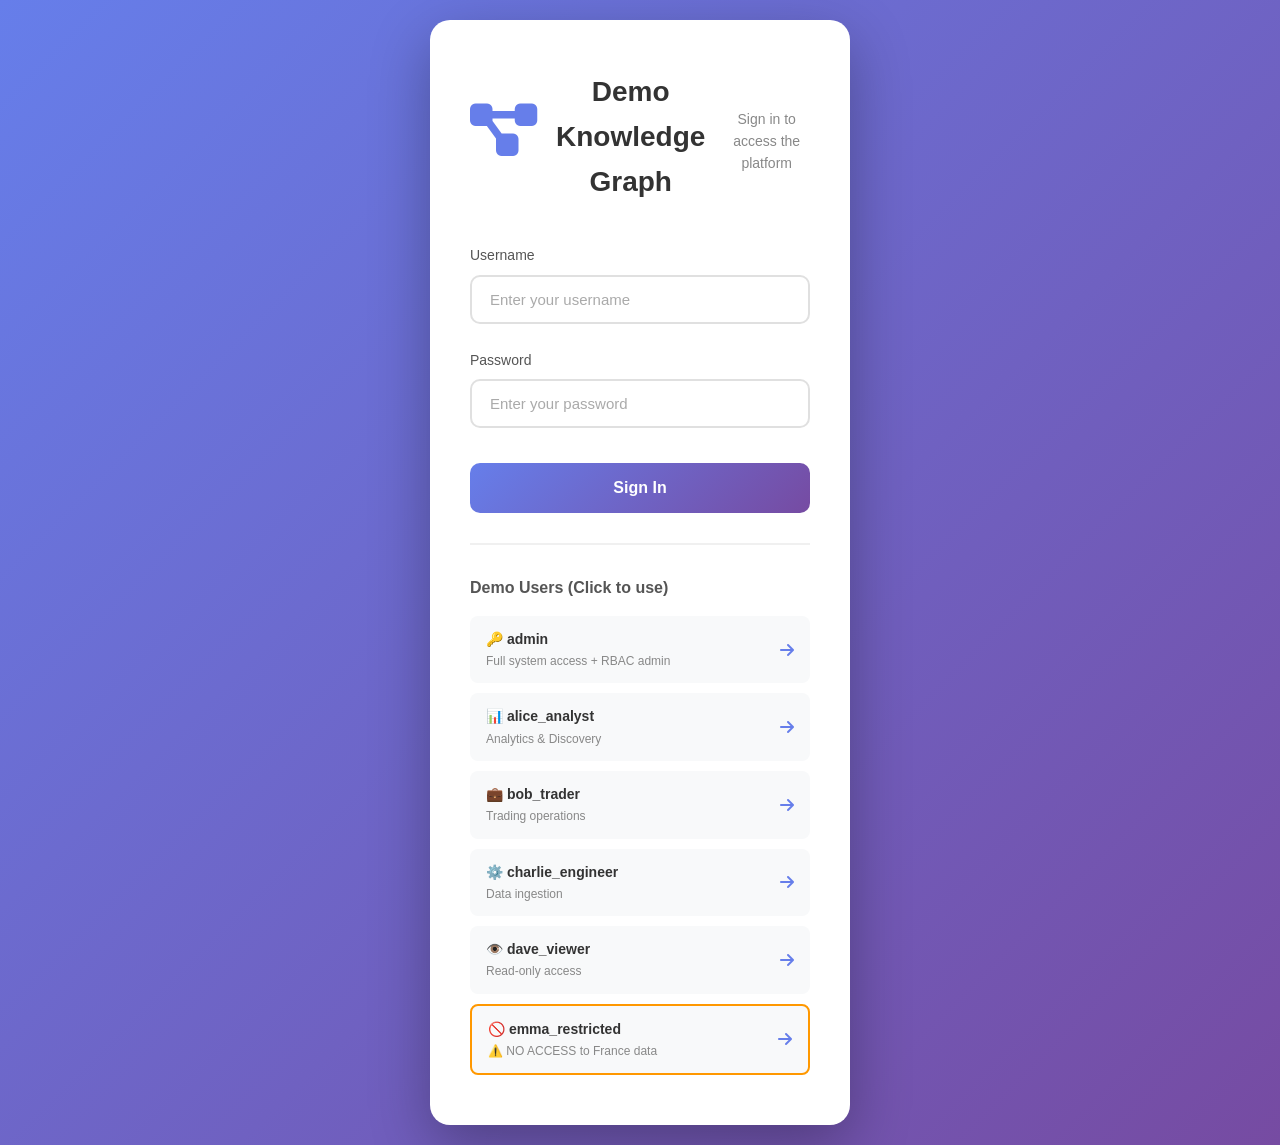
<file: web/login.html>
<!DOCTYPE html>
<html lang="en">
<head>
    <meta charset="UTF-8">
    <meta name="viewport" content="width=device-width, initial-scale=1.0">
    <title>Login - Demo Knowledge Graph</title>
    <link rel="stylesheet" href="https://cdnjs.cloudflare.com/ajax/libs/font-awesome/6.4.0/css/all.min.css">
    <link rel="stylesheet" href="static/css/styles.css">
    <style>
        body.login-page {
            background: linear-gradient(135deg, #667eea 0%, #764ba2 100%);
            min-height: 100vh;
            display: flex;
            align-items: center;
            justify-content: center;
            font-family: 'Segoe UI', Tahoma, Geneva, Verdana, sans-serif;
            margin: 0;
            padding: 20px;
        }

        .login-container {
            width: 100%;
            max-width: 420px;
        }

        .login-card {
            background: white;
            border-radius: 20px;
            box-shadow: 0 20px 60px rgba(0, 0, 0, 0.3);
            padding: 50px 40px;
            animation: slideUp 0.5s ease-out;
        }

        @keyframes slideUp {
            from {
                opacity: 0;
                transform: translateY(30px);
            }
            to {
                opacity: 1;
                transform: translateY(0);
            }
        }

        .logo {
            text-align: center;
            margin-bottom: 40px;
        }

        .logo i {
            font-size: 60px;
            color: #667eea;
            margin-bottom: 15px;
        }

        .logo h1 {
            margin: 0;
            color: #333;
            font-size: 28px;
            font-weight: 700;
        }

        .logo p {
            margin: 8px 0 0 0;
            color: #888;
            font-size: 14px;
        }

        .form-group {
            margin-bottom: 25px;
        }

        .form-group label {
            display: block;
            margin-bottom: 8px;
            color: #555;
            font-weight: 500;
            font-size: 14px;
        }

        .form-group input {
            width: 100%;
            padding: 14px 18px;
            border: 2px solid #e0e0e0;
            border-radius: 10px;
            font-size: 15px;
            transition: all 0.3s ease;
            box-sizing: border-box;
        }

        .form-group input:focus {
            outline: none;
            border-color: #667eea;
            box-shadow: 0 0 0 3px rgba(102, 126, 234, 0.1);
        }

        .form-group input::placeholder {
            color: #aaa;
        }

        .btn-primary {
            width: 100%;
            padding: 16px;
            background: linear-gradient(135deg, #667eea 0%, #764ba2 100%);
            color: white;
            border: none;
            border-radius: 10px;
            font-size: 16px;
            font-weight: 600;
            cursor: pointer;
            transition: all 0.3s ease;
            margin-top: 10px;
        }

        .btn-primary:hover {
            transform: translateY(-2px);
            box-shadow: 0 10px 25px rgba(102, 126, 234, 0.4);
        }

        .btn-primary:active {
            transform: translateY(0);
        }

        .btn-primary:disabled {
            opacity: 0.6;
            cursor: not-allowed;
            transform: none;
        }

        .error-message {
            background: #fee;
            color: #c33;
            padding: 14px 18px;
            border-radius: 10px;
            margin-bottom: 20px;
            font-size: 14px;
            border-left: 4px solid #c33;
            display: none;
        }

        .error-message.show {
            display: block;
            animation: shake 0.5s ease-in-out;
        }

        @keyframes shake {
            0%, 100% { transform: translateX(0); }
            25% { transform: translateX(-10px); }
            75% { transform: translateX(10px); }
        }

        .demo-users {
            margin-top: 30px;
            padding-top: 30px;
            border-top: 2px solid #f0f0f0;
        }

        .demo-users h3 {
            margin: 0 0 15px 0;
            color: #555;
            font-size: 16px;
            font-weight: 600;
        }

        .demo-user-list {
            display: grid;
            gap: 10px;
        }

        .demo-user {
            background: #f8f9fa;
            padding: 12px 16px;
            border-radius: 8px;
            display: flex;
            justify-content: space-between;
            align-items: center;
            cursor: pointer;
            transition: all 0.2s ease;
        }

        .demo-user:hover {
            background: #e9ecef;
            transform: translateX(5px);
        }

        .demo-user-info {
            flex: 1;
        }

        .demo-user-name {
            font-weight: 600;
            color: #333;
            font-size: 14px;
        }

        .demo-user-role {
            color: #888;
            font-size: 12px;
            margin-top: 2px;
        }

        .demo-user-icon {
            color: #667eea;
            font-size: 16px;
        }

        .spinner {
            display: inline-block;
            width: 16px;
            height: 16px;
            border: 2px solid rgba(255, 255, 255, 0.3);
            border-radius: 50%;
            border-top-color: white;
            animation: spin 0.6s linear infinite;
            margin-right: 8px;
        }

        @keyframes spin {
            to { transform: rotate(360deg); }
        }
    </style>
</head>
<body class="login-page">
    <div class="login-container">
        <div class="login-card">
            <div class="logo">
                <i class="fas fa-project-diagram"></i>
                <h1>Demo Knowledge Graph</h1>
                <p>Sign in to access the platform</p>
            </div>

            <form id="loginForm">
                <div id="error" class="error-message"></div>

                <div class="form-group">
                    <label for="username">Username</label>
                    <input type="text" id="username" name="username" placeholder="Enter your username" required autocomplete="username">
                </div>

                <div class="form-group">
                    <label for="password">Password</label>
                    <input type="password" id="password" name="password" placeholder="Enter your password" required autocomplete="current-password">
                </div>

                <button type="submit" class="btn-primary" id="loginBtn">
                    Sign In
                </button>
            </form>

            <div class="demo-users">
                <h3>Demo Users (Click to use)</h3>
                <div class="demo-user-list">
                    <div class="demo-user" data-username="admin" data-password="admin123">
                        <div class="demo-user-info">
                            <div class="demo-user-name">🔑 admin</div>
                            <div class="demo-user-role">Full system access + RBAC admin</div>
                        </div>
                        <i class="fas fa-arrow-right demo-user-icon"></i>
                    </div>
                    <div class="demo-user" data-username="alice_analyst" data-password="password">
                        <div class="demo-user-info">
                            <div class="demo-user-name">📊 alice_analyst</div>
                            <div class="demo-user-role">Analytics & Discovery</div>
                        </div>
                        <i class="fas fa-arrow-right demo-user-icon"></i>
                    </div>
                    <div class="demo-user" data-username="bob_trader" data-password="password">
                        <div class="demo-user-info">
                            <div class="demo-user-name">💼 bob_trader</div>
                            <div class="demo-user-role">Trading operations</div>
                        </div>
                        <i class="fas fa-arrow-right demo-user-icon"></i>
                    </div>
                    <div class="demo-user" data-username="charlie_engineer" data-password="password">
                        <div class="demo-user-info">
                            <div class="demo-user-name">⚙️ charlie_engineer</div>
                            <div class="demo-user-role">Data ingestion</div>
                        </div>
                        <i class="fas fa-arrow-right demo-user-icon"></i>
                    </div>
                    <div class="demo-user" data-username="dave_viewer" data-password="password">
                        <div class="demo-user-info">
                            <div class="demo-user-name">👁️ dave_viewer</div>
                            <div class="demo-user-role">Read-only access</div>
                        </div>
                        <i class="fas fa-arrow-right demo-user-icon"></i>
                    </div>
                    <div class="demo-user" data-username="emma_restricted" data-password="password123" style="border: 2px solid #ff9800;">
                        <div class="demo-user-info">
                            <div class="demo-user-name">🚫 emma_restricted</div>
                            <div class="demo-user-role">⚠️ NO ACCESS to France data</div>
                        </div>
                        <i class="fas fa-arrow-right demo-user-icon"></i>
                    </div>
                </div>
            </div>
        </div>
    </div>

    <script>
        // Check if already logged in
        if (localStorage.getItem('token')) {
            window.location.href = '/';
        }

        const loginForm = document.getElementById('loginForm');
        const loginBtn = document.getElementById('loginBtn');
        const errorDiv = document.getElementById('error');
        const usernameInput = document.getElementById('username');
        const passwordInput = document.getElementById('password');

        // Demo user click handlers
        document.querySelectorAll('.demo-user').forEach(user => {
            user.addEventListener('click', function() {
                usernameInput.value = this.dataset.username;
                passwordInput.value = this.dataset.password;
                usernameInput.focus();
            });
        });

        loginForm.addEventListener('submit', async (e) => {
            e.preventDefault();
            
            // Hide error
            errorDiv.classList.remove('show');
            
            // Disable button and show loading
            loginBtn.disabled = true;
            loginBtn.innerHTML = '<span class="spinner"></span> Signing in...';

            const formData = new FormData();
            formData.append('username', usernameInput.value);
            formData.append('password', passwordInput.value);

            try {
                const response = await fetch('http://127.0.0.1:8080/auth/login', {
                    method: 'POST',
                    body: formData
                });

                const data = await response.json();

                if (response.ok) {
                    // Store token and user info
                    localStorage.setItem('token', data.access_token);
                    localStorage.setItem('user_info', JSON.stringify(data.user_info));
                    
                    // Redirect to main page
                    window.location.href = '/';
                } else {
                    // Show error
                    errorDiv.textContent = data.detail || 'Login failed';
                    errorDiv.classList.add('show');
                }
            } catch (error) {
                console.error('Login error:', error);
                errorDiv.textContent = 'Network error. Please try again.';
                errorDiv.classList.add('show');
            } finally {
                // Re-enable button
                loginBtn.disabled = false;
                loginBtn.innerHTML = 'Sign In';
            }
        });
    </script>
</body>
</html>
</file>
<file: web/static/css/styles.css>
/* Demo Knowledge Graph - Styles */

:root {
    --primary-color: #2563eb;
    --primary-dark: #1e40af;
    --secondary-color: #64748b;
    --success-color: #10b981;
    --danger-color: #ef4444;
    --warning-color: #f59e0b;
    --bg-color: #f8fafc;
    --bg-secondary: #f1f5f9;
    --card-bg: #ffffff;
    --text-color: #1e293b;
    --text-muted: #64748b;
    --text-secondary: #94a3b8;
    --border-color: #e2e8f0;
    --header-height: 70px;
    --sidebar-width: 250px;
}

* {
    margin: 0;
    padding: 0;
    box-sizing: border-box;
}

body {
    font-family: -apple-system, BlinkMacSystemFont, 'Segoe UI', Roboto, 'Helvetica Neue', Arial, sans-serif;
    background: var(--bg-color);
    color: var(--text-color);
    line-height: 1.6;
}

/* Header */
.header {
    background: var(--card-bg);
    border-bottom: 1px solid var(--border-color);
    height: var(--header-height);
    position: fixed;
    top: 0;
    left: 0;
    right: 0;
    z-index: 1000;
}

.header-content {
    display: flex;
    justify-content: space-between;
    align-items: center;
    height: 100%;
    padding: 0 2rem;
}

.logo {
    display: flex;
    align-items: center;
    gap: 1rem;
}

.logo i {
    font-size: 2rem;
    color: var(--primary-color);
}

.logo h1 {
    font-size: 1.5rem;
    font-weight: 600;
    color: var(--text-color);
}

.header-info {
    display: flex;
    align-items: center;
    gap: 1.5rem;
}

.status-indicators {
    display: flex;
    align-items: center;
    gap: 1rem;
}

.status-item {
    display: flex;
    align-items: center;
    gap: 0.5rem;
    padding: 0.5rem 0.75rem;
    background: var(--bg-color);
    border-radius: 6px;
    font-size: 0.875rem;
    font-weight: 500;
    border: 1px solid var(--border-color);
}

.status-item i {
    font-size: 1rem;
    color: var(--text-muted);
}

.status-dot {
    width: 10px;
    height: 10px;
    border-radius: 50%;
    background: var(--secondary-color);
    animation: pulse 2s infinite;
    display: inline-block;
    flex-shrink: 0;
}

.status-dot.online {
    background: var(--success-color) !important;
    animation: none !important;
    box-shadow: 0 0 0 2px rgba(16, 185, 129, 0.2) !important;
}

.status-dot.offline {
    background: var(--danger-color) !important;
    animation: none !important;
    box-shadow: 0 0 0 2px rgba(239, 68, 68, 0.2) !important;
}

@keyframes pulse {
    0%, 100% { opacity: 1; }
    50% { opacity: 0.5; }
}

/* Container */
.container {
    max-width: 1600px;
    margin: 0 auto;
}

.main-container {
    display: flex;
    margin-top: var(--header-height);
    min-height: calc(100vh - var(--header-height));
}

/* Sidebar */
.sidebar {
    width: var(--sidebar-width);
    background: var(--card-bg);
    border-right: 1px solid var(--border-color);
    position: fixed;
    top: var(--header-height);
    left: 0;
    bottom: 0;
    overflow-y: auto;
}

.nav-menu {
    padding: 1rem 0;
}

.nav-item {
    display: flex;
    align-items: center;
    gap: 0.75rem;
    padding: 0.75rem 1.5rem;
    color: var(--text-muted);
    text-decoration: none;
    transition: all 0.2s;
    cursor: pointer;
}

.nav-item:hover {
    background: var(--bg-color);
    color: var(--text-color);
}

.nav-item.active {
    background: var(--primary-color);
    color: white;
    border-left: 4px solid var(--primary-dark);
}

.nav-item i {
    font-size: 1.2rem;
    width: 24px;
}

.nav-divider {
    height: 1px;
    background: var(--border-color);
    margin: 1rem 0;
}

/* Main Content */
.content {
    flex: 1;
    margin-left: var(--sidebar-width);
    padding: 2rem;
}

.tab-content {
    display: none;
}

.tab-content.active {
    display: block;
}

.page-header {
    margin-bottom: 2rem;
}

.page-header h2 {
    font-size: 2rem;
    margin-bottom: 0.5rem;
    display: flex;
    align-items: center;
    gap: 0.75rem;
}

.page-header p {
    color: var(--text-muted);
    font-size: 1rem;
}

/* Cards */
.card {
    background: var(--card-bg);
    border-radius: 8px;
    box-shadow: 0 1px 3px rgba(0, 0, 0, 0.1);
    margin-bottom: 1.5rem;
    overflow: hidden;
}

.card-header {
    padding: 1.25rem 1.5rem;
    border-bottom: 1px solid var(--border-color);
    display: flex;
    justify-content: space-between;
    align-items: center;
}

.card-header h3 {
    font-size: 1.25rem;
    font-weight: 600;
}

.card-body {
    padding: 1.5rem;
}

/* Forms */
.form-group {
    margin-bottom: 1.5rem;
}

.form-group label {
    display: block;
    margin-bottom: 0.5rem;
    font-weight: 500;
    color: var(--text-color);
}

.form-control {
    width: 100%;
    padding: 0.625rem 0.875rem;
    border: 1px solid var(--border-color);
    border-radius: 6px;
    font-size: 0.875rem;
    transition: border-color 0.2s;
}

.form-control:focus {
    outline: none;
    border-color: var(--primary-color);
    box-shadow: 0 0 0 3px rgba(37, 99, 235, 0.1);
}

.code-input {
    font-family: 'Monaco', 'Menlo', 'Courier New', monospace;
    font-size: 0.8125rem;
}

.form-grid {
    display: grid;
    grid-template-columns: repeat(auto-fit, minmax(250px, 1fr));
    gap: 1rem;
}

.form-hint {
    display: block;
    margin-top: 0.25rem;
    font-size: 0.8125rem;
    color: var(--text-muted);
}

.checkbox-label {
    display: flex;
    align-items: center;
    gap: 0.5rem;
    cursor: pointer;
    user-select: none;
}

.checkbox-label input[type="checkbox"] {
    width: 16px;
    height: 16px;
    cursor: pointer;
}

/* Buttons */
.btn {
    display: inline-flex;
    align-items: center;
    gap: 0.5rem;
    padding: 0.625rem 1.25rem;
    border: none;
    border-radius: 6px;
    font-size: 0.875rem;
    font-weight: 500;
    cursor: pointer;
    transition: all 0.2s;
    text-decoration: none;
}

.btn-primary {
    background: var(--primary-color);
    color: white;
}

.btn-primary:hover {
    background: var(--primary-dark);
}

.btn-secondary {
    background: var(--secondary-color);
    color: white;
}

.btn-secondary:hover {
    background: #475569;
}

.btn-sm {
    padding: 0.375rem 0.875rem;
    font-size: 0.8125rem;
}

.btn-icon {
    width: 40px;
    height: 40px;
    display: flex;
    align-items: center;
    justify-content: center;
    border: none;
    background: transparent;
    border-radius: 6px;
    cursor: pointer;
    transition: background 0.2s;
    color: var(--text-muted);
}

.btn-icon:hover {
    background: var(--bg-color);
    color: var(--text-color);
}

.btn-close {
    font-size: 1.5rem;
    border: none;
    background: none;
    cursor: pointer;
    color: var(--text-muted);
}

/* Query Input */
.query-input-container {
    margin-bottom: 1.5rem;
}

.query-input {
    width: 100%;
    padding: 1rem;
    border: 2px solid var(--border-color);
    border-radius: 8px;
    font-size: 1rem;
    resize: vertical;
    font-family: inherit;
    transition: border-color 0.2s;
}

.query-input:focus {
    outline: none;
    border-color: var(--primary-color);
}

.input-actions {
    display: flex;
    justify-content: space-between;
    align-items: center;
    margin-top: 1rem;
}

/* Quick Questions */
.quick-questions {
    display: grid;
    grid-template-columns: repeat(auto-fit, minmax(300px, 1fr));
    gap: 0.75rem;
}

.quick-question-btn {
    padding: 0.875rem 1rem;
    border: 1px solid var(--border-color);
    border-radius: 8px;
    background: white;
    text-align: left;
    cursor: pointer;
    transition: all 0.2s;
    font-size: 0.875rem;
    color: var(--text-color);
}

.quick-question-btn:hover {
    border-color: var(--primary-color);
    background: #eff6ff;
    transform: translateY(-2px);
    box-shadow: 0 4px 6px rgba(0, 0, 0, 0.05);
}

/* Results */
.result-container {
    margin-top: 2rem;
    padding: 1.5rem;
    background: var(--bg-color);
    border-radius: 8px;
    border: 1px solid var(--border-color);
}

.result-header {
    display: flex;
    justify-content: space-between;
    align-items: center;
    margin-bottom: 1rem;
    padding-bottom: 1rem;
    border-bottom: 1px solid var(--border-color);
}

.result-header h4, .result-header h5 {
    display: flex;
    align-items: center;
    gap: 0.5rem;
    font-size: 1.125rem;
    margin: 0;
}

.result-body {
    padding: 1rem 0;
    font-size: 1rem;
    line-height: 1.7;
}

.result-sources, .result-entities {
    margin-top: 1.5rem;
    padding-top: 1.5rem;
    border-top: 1px solid var(--border-color);
}

.result-sources h5, .result-entities h5 {
    margin-bottom: 0.75rem;
}

.confidence-badge {
    padding: 0.375rem 0.875rem;
    border-radius: 20px;
    font-size: 0.8125rem;
    font-weight: 600;
}

.confidence-badge.high {
    background: #d1fae5;
    color: #065f46;
}

.confidence-badge.medium {
    background: #fef3c7;
    color: #92400e;
}

.confidence-badge.low {
    background: #fee2e2;
    color: #991b1b;
}

/* Tables */
.table-container {
    overflow-x: auto;
    margin-top: 1rem;
}

.data-table {
    width: 100%;
    border-collapse: collapse;
    font-size: 0.875rem;
}

.data-table th {
    background: var(--bg-color);
    padding: 0.875rem 1rem;
    text-align: left;
    font-weight: 600;
    border-bottom: 2px solid var(--border-color);
}

.data-table td {
    padding: 0.875rem 1rem;
    border-bottom: 1px solid var(--border-color);
}

.data-table tr:hover {
    background: var(--bg-color);
}

/* Search */
.search-container {
    display: flex;
    gap: 0.75rem;
    margin-bottom: 1rem;
}

.search-input {
    flex: 1;
    padding: 0.75rem 1rem;
    border: 2px solid var(--border-color);
    border-radius: 8px;
    font-size: 1rem;
    transition: border-color 0.2s;
}

.search-input:focus {
    outline: none;
    border-color: var(--primary-color);
}

/* Stats */
.stats-grid {
    display: grid;
    grid-template-columns: repeat(auto-fit, minmax(200px, 1fr));
    gap: 1rem;
    margin-bottom: 1.5rem;
}

.stat-card {
    background: white;
    padding: 1.5rem;
    border-radius: 8px;
    border: 1px solid var(--border-color);
}

.stat-label {
    font-size: 0.875rem;
    color: var(--text-muted);
    margin-bottom: 0.5rem;
}

.stat-value {
    font-size: 2rem;
    font-weight: 700;
    color: var(--primary-color);
}

.stats-dashboard {
    display: grid;
    gap: 1.5rem;
}

/* Schema Explorer */
.schema-container {
    padding: 1rem;
}

.schema-section {
    margin-bottom: 2rem;
}

.schema-section h4 {
    font-size: 1.25rem;
    margin-bottom: 1rem;
    color: var(--primary-color);
}

.schema-items {
    display: grid;
    grid-template-columns: repeat(auto-fill, minmax(250px, 1fr));
    gap: 0.75rem;
}

.schema-item {
    padding: 0.875rem 1rem;
    background: white;
    border: 1px solid var(--border-color);
    border-radius: 6px;
    font-size: 0.875rem;
}

.schema-item strong {
    color: var(--text-color);
}

.schema-item small {
    color: var(--text-muted);
    display: block;
    margin-top: 0.25rem;
}

/* Loader */
.loader {
    display: flex;
    flex-direction: column;
    align-items: center;
    justify-content: center;
    padding: 3rem;
    color: var(--text-muted);
}

.spinner {
    width: 40px;
    height: 40px;
    border: 4px solid var(--border-color);
    border-top-color: var(--primary-color);
    border-radius: 50%;
    animation: spin 0.8s linear infinite;
}

@keyframes spin {
    to { transform: rotate(360deg); }
}

.loader p {
    margin-top: 1rem;
}

/* Modal */
.modal {
    position: fixed;
    top: 0;
    left: 0;
    right: 0;
    bottom: 0;
    background: rgba(0, 0, 0, 0.5);
    display: flex;
    align-items: center;
    justify-content: center;
    z-index: 2000;
}

.modal-content {
    background: white;
    border-radius: 12px;
    width: 90%;
    max-width: 500px;
    box-shadow: 0 20px 25px rgba(0, 0, 0, 0.15);
}

.modal-header {
    padding: 1.5rem;
    border-bottom: 1px solid var(--border-color);
    display: flex;
    justify-content: space-between;
    align-items: center;
}

.modal-header h3 {
    margin: 0;
}

.modal-body {
    padding: 1.5rem;
}

.modal-footer {
    padding: 1rem 1.5rem;
    border-top: 1px solid var(--border-color);
    display: flex;
    justify-content: flex-end;
    gap: 0.75rem;
}

/* Toast Notifications */
.toast-container {
    position: fixed;
    top: calc(var(--header-height) + 1rem);
    right: 1rem;
    z-index: 3000;
    display: flex;
    flex-direction: column;
    gap: 0.75rem;
}

.toast {
    background: white;
    border-radius: 8px;
    padding: 1rem 1.25rem;
    box-shadow: 0 10px 15px rgba(0, 0, 0, 0.1);
    display: flex;
    align-items: center;
    gap: 0.75rem;
    min-width: 300px;
    animation: slideIn 0.3s ease;
}

@keyframes slideIn {
    from {
        transform: translateX(400px);
        opacity: 0;
    }
    to {
        transform: translateX(0);
        opacity: 1;
    }
}

.toast.success {
    border-left: 4px solid var(--success-color);
}

.toast.error {
    border-left: 4px solid var(--danger-color);
}

.toast.warning {
    border-left: 4px solid var(--warning-color);
}

.toast i {
    font-size: 1.25rem;
}

.toast.success i {
    color: var(--success-color);
}

.toast.error i {
    color: var(--danger-color);
}

.toast.warning i {
    color: var(--warning-color);
}

/* Tags */
.tag {
    display: inline-block;
    padding: 0.25rem 0.75rem;
    border-radius: 12px;
    font-size: 0.75rem;
    font-weight: 500;
    background: var(--bg-color);
    color: var(--text-color);
    margin: 0.25rem;
}

/* Responsive */
@media (max-width: 1024px) {
    .sidebar {
        transform: translateX(-100%);
        transition: transform 0.3s;
    }
    
    .sidebar.open {
        transform: translateX(0);
    }
    
    .content {
        margin-left: 0;
    }
}

@media (max-width: 768px) {
    .header-content {
        padding: 0 1rem;
    }
    
    .logo h1 {
        font-size: 1.125rem;
    }
    
    .content {
        padding: 1rem;
    }
    
    .quick-questions {
        grid-template-columns: 1fr;
    }
    
    .form-grid {
        grid-template-columns: 1fr;
    }
}

/* Chat Interface Styles */
.chat-message {
    display: flex;
    gap: 0.75rem;
    margin-bottom: 1rem;
    animation: fadeIn 0.3s ease;
}

@keyframes fadeIn {
    from {
        opacity: 0;
        transform: translateY(10px);
    }
    to {
        opacity: 1;
        transform: translateY(0);
    }
}

.chat-message > i {
    font-size: 1.5rem;
    flex-shrink: 0;
    width: 32px;
    height: 32px;
    display: flex;
    align-items: center;
    justify-content: center;
    border-radius: 50%;
}

.chat-message.user-message > i {
    background: var(--primary-color);
    color: white;
}

.chat-message.assistant-message > i {
    background: var(--secondary-color);
    color: white;
}

.chat-message.system-message > i {
    background: var(--bg-color);
    color: var(--text-muted);
}

.chat-message.error-message > i {
    background: var(--danger-color);
    color: white;
}

.message-content {
    flex: 1;
    background: white;
    border-radius: 12px;
    padding: 0.75rem 1rem;
    box-shadow: 0 2px 4px rgba(0, 0, 0, 0.05);
}

.chat-message.user-message .message-content {
    background: var(--primary-color);
    color: white;
}

.chat-message.system-message .message-content {
    background: transparent;
    box-shadow: none;
    padding: 0.5rem 0;
}

.message-header {
    display: flex;
    align-items: center;
    gap: 0.5rem;
    margin-bottom: 0.5rem;
    font-size: 0.875rem;
}

.message-time {
    margin-left: auto;
    font-size: 0.75rem;
    opacity: 0.7;
}

.message-content p {
    margin: 0;
    white-space: pre-wrap;
    line-height: 1.5;
}

.chat-message.user-message strong,
.chat-message.user-message .message-time {
    color: white;
}

.confidence-badge {
    font-size: 0.75rem;
    padding: 0.25rem 0.5rem;
    border-radius: 12px;
    font-weight: 600;
}

.confidence-badge.high {
    background: rgba(16, 185, 129, 0.1);
    color: var(--success-color);
}

.confidence-badge.medium {
    background: rgba(245, 158, 11, 0.1);
    color: var(--warning-color);
}

.confidence-badge.low {
    background: rgba(239, 68, 68, 0.1);
    color: var(--danger-color);
}

#chatMessages {
    scrollbar-width: thin;
    scrollbar-color: var(--border-color) transparent;
}

#chatMessages::-webkit-scrollbar {
    width: 6px;
}

#chatMessages::-webkit-scrollbar-track {
    background: transparent;
}

#chatMessages::-webkit-scrollbar-thumb {
    background: var(--border-color);
    border-radius: 3px;
}

#chatMessages::-webkit-scrollbar-thumb:hover {
    background: var(--secondary-color);
}

.message-sources h5,
.message-entities h5 {
    margin: 0 0 0.5rem 0;
    font-weight: 600;
    color: var(--text-color);
}

.chat-message.user-message .message-sources h5,
.chat-message.user-message .message-entities h5 {
    color: white;
}

/* Mobile responsiveness for chat */
@media (max-width: 768px) {
    #chatMessages {
        max-height: 400px;
    }
    
    .chat-message {
        font-size: 0.9rem;
    }
    
    .message-content {
        padding: 0.5rem 0.75rem;
    }
}
</file>
